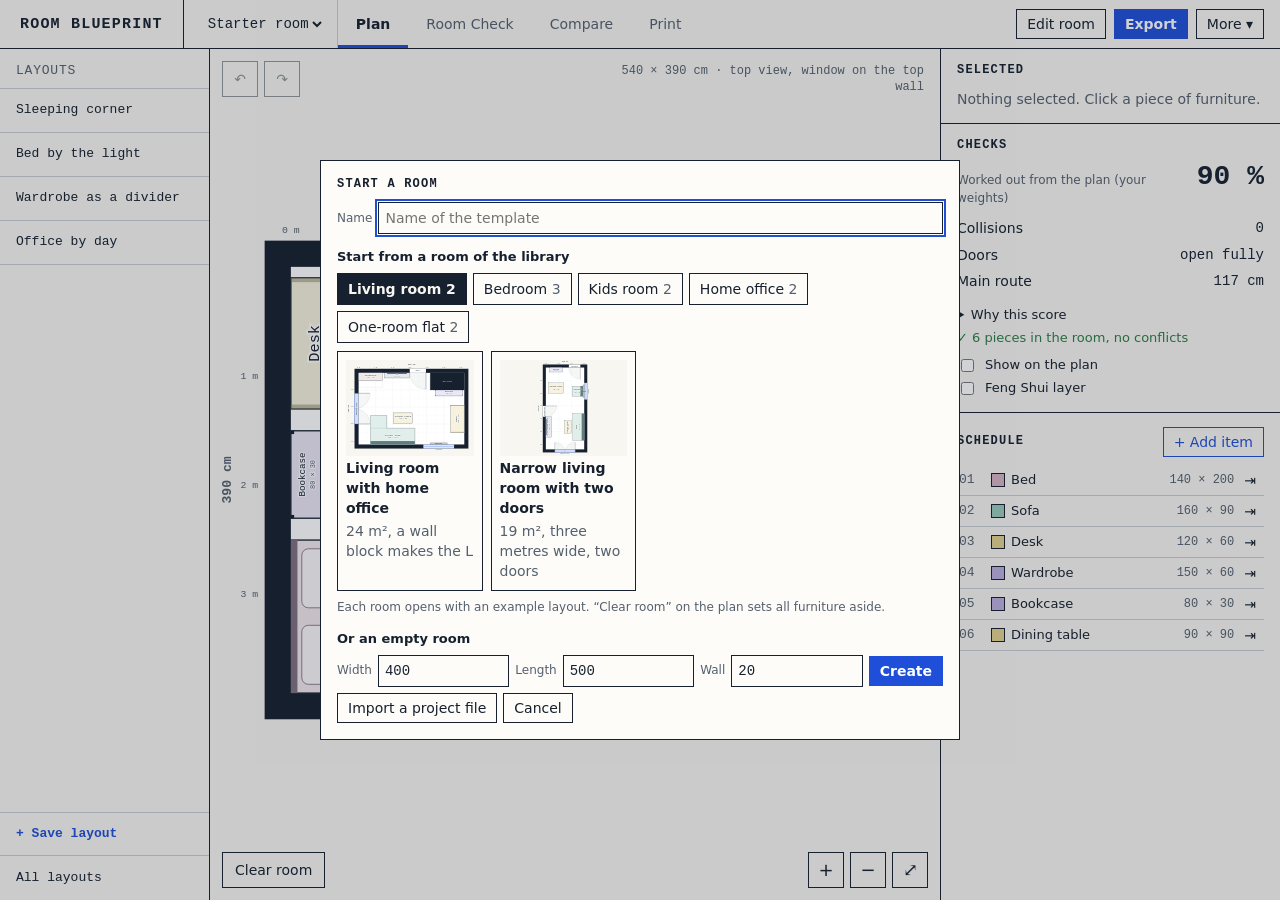
<file: index.html>
<!doctype html>
<html lang="en">
<head>
<meta charset="utf-8">
<meta name="viewport" content="width=device-width, initial-scale=1, interactive-widget=resizes-visual">
<title>Room Blueprint</title>
<link rel="icon" href="favicon.svg" type="image/svg+xml">
<link rel="stylesheet" href="css/app.css">
<link rel="stylesheet" href="css/planner.css"></head>
<body>
<header class="topbar">
  <h1 class="brand">Room Blueprint</h1>
  <div class="top-project"><select id="projectSelect" aria-label="Project"></select></div>
  <nav class="tabs" aria-label="Views"><a href="index.html" class="active" aria-current="page">Plan</a><a href="room-check.html">Room Check</a><a href="compare.html">Compare</a><a href="compare.html?print">Print</a></nav>
  <div class="top-actions">
    <button id="editRoom" aria-pressed="false">Edit room</button>
    <button class="primary" id="exportJson">Export</button>
    <details class="menu" id="moreMenu">
      <summary>More ▾</summary>
      <div class="menu-list">
        <a class="phone-only" href="room-check.html">Room Check of all layouts</a>
        <a class="phone-only" href="compare.html">Compare</a>
        <a class="phone-only" href="compare.html?print">Print view</a>
        <button id="newProject">New project</button>
        <button id="renameProject">Rename project</button>
        <button id="importJson">Import project</button>
        <button id="restoreLocal" hidden>Restore local project</button>
        <button id="exportPng">Save PNG</button>
        <button id="printPlanBtn">Print plan / PDF</button>
        <button id="openHelp">How to use</button>
        <button class="danger" id="deleteProject">Delete project</button>
      </div>
    </details>
  </div>
</header>
<div id="appNotice" class="app-notice" role="alert" hidden></div>
<div id="damagedNotice" class="app-notice" role="alert" hidden></div>

<div id="app">
  <div id="layoutBar" class="plan-only" role="group" aria-label="Layouts">
    <span class="bar-title">Layouts</span>
    <div id="layoutChips"></div>
    <button id="newLayout">+ Save layout</button>
    <button id="allLayouts">All layouts</button>
  </div>
  <main>
    <div class="canvas">
      <svg id="plan" xmlns="http://www.w3.org/2000/svg" role="img" aria-label="Floor plan"></svg>
      <div class="canvas-tools">
        <button id="undoBtn" title="Undo (Ctrl+Z)" aria-label="Undo" disabled>↶</button>
        <button id="redoBtn" title="Redo (Ctrl+Y)" aria-label="Redo" disabled>↷</button>
      </div>
      <div class="canvas-foot plan-only">
        <button id="clearRoom" title="Move all furniture to the parking area, for a start from zero">Clear room</button>
      </div>
      <div id="roomInfo"></div>
      <div id="zoom">
        <button id="zoomIn" title="Zoom in" aria-label="Zoom in">+</button>
        <button id="zoomOut" title="Zoom out" aria-label="Zoom out">−</button>
        <button id="zoomFit" title="Fit to the screen" aria-label="Fit to the screen">⤢</button>
      </div>
    </div>
    <section id="selBar" aria-label="Selected" hidden>
      <div class="sb-head"><b id="sbName"></b><span class="mono" id="sbDim"></span></div>
      <div class="sb-btns">
        <button id="sbRotate">Rotate</button><button id="sbCopy">Copy</button><button id="sbSize">Size</button>
        <button class="danger" id="sbRemove">Remove</button>
      </div>
    </section>
  </main>

  <aside id="inspector" aria-label="Inspector">
    <section class="ins" id="roomPanel" hidden>
      <h2>Room</h2>
      <div class="row">
        <label for="roomW">Width</label><input type="number" id="roomW" min="50" max="5000">
        <label for="roomL">Length</label><input type="number" id="roomL" min="50" max="5000">
        <label for="roomWall">Wall</label><input type="number" id="roomWall" min="0" max="200">
      </div>
      <label class="row" id="mainEntrance" hidden><span>Main entrance</span>
        <select id="mainEntranceSelect" style="flex:1;min-width:0"></select></label>
      <div class="btns">
        <button data-add-opening="door">+ Door</button><button data-add-opening="balcony">+ Balcony door</button>
        <button data-add-opening="window">+ Window</button>
      </div>
      <div class="btns">
        <button data-add-fixture="radiator">+ Radiator</button><button data-add-fixture="niche">+ Niche</button>
        <button data-add-fixture="column">+ Column</button><button data-add-fixture="block">+ Wall block</button>
      </div>
      <div class="btns" role="group" aria-labelledby="cutCornerLabel">
        <span class="sub corner-label" id="cutCornerLabel">Cut a corner</span>
        <button data-add-corner="tl" aria-label="Top left" title="A wall block in the top left corner, for an L or a cut corner">↖</button>
        <button data-add-corner="tr" aria-label="Top right" title="A wall block in the top right corner, for an L or a cut corner">↗</button>
        <button data-add-corner="bl" aria-label="Bottom left" title="A wall block in the bottom left corner, for an L or a cut corner">↙</button>
        <button data-add-corner="br" aria-label="Bottom right" title="A wall block in the bottom right corner, for an L or a cut corner">↘</button>
        <button data-add-shape="U" title="A wall block in the middle of a wall">U shape</button>
      </div>
      <h3 id="roomPartsTitle">In the room</h3>
      <ul class="items" id="roomParts" aria-labelledby="roomPartsTitle"></ul>
      <h3>Selected</h3>
      <div id="roomSelPanel"></div>
      <p class="room-warn" id="roomProblems" hidden></p>
      <div class="help">Drag the round handles to move any wall or resize a fixture, doors and windows along the walls, fixtures anywhere.
        <kbd>Shift</kbd> = no snapping. Arrow keys = 1 cm (<kbd>Shift</kbd> 10 cm), <kbd>Del</kbd> = remove,
        <kbd>Esc</kbd> = deselect, then leave.</div>
    </section>

    <section class="ins plan-only" id="selSection">
      <h2>Selected</h2>
      <div id="selPanel"></div>
    </section>

    <section class="ins" id="checks">
      <h2>Checks</h2>
      <div id="roomNotice" role="status" hidden></div>
      <div id="roomCheck"></div>
      <div id="status" role="status"></div>
      <label class="switch" title="Zones, daylight, ways and the view of the doors"><input type="checkbox" id="overlayToggle"> Show on the plan</label>
      <label class="switch" title="Chi, yin and yang, commanding position"><input type="checkbox" id="fengToggle"> Feng Shui layer</label>
    </section>

    <section class="ins plan-only" id="schedule">
      <div class="ins-head"><h2>Schedule</h2><button id="openCatalog">+ Add item</button></div>
      <ul class="items" id="itemList"></ul>
    </section>
  </aside>
</div>

<nav id="bottomNav" aria-label="Planner">
  <button id="navPlan" aria-current="true">Plan</button>
  <button id="navAdd">Add</button>
  <button id="navLayouts">Layouts</button>
  <button id="navCheck" aria-expanded="false" aria-controls="inspector">Check</button>
</nav>

<input type="file" id="importFile" accept=".json,application/json" hidden>

<dialog id="layoutsDialog" aria-labelledby="layoutsTitle">
  <h2 id="layoutsTitle">Layouts</h2>
  <div class="row">
    <input type="text" id="layoutName" placeholder="Layout name" aria-label="Layout name" maxlength="200">
    <button class="primary" id="saveLayout">Save</button>
  </div>
  <ul class="variants" id="layoutList"></ul>
  <div class="help" id="layoutIdea"></div>
  <div class="btns"><a href="room-check.html" class="sub dialog-link">Room Check of all layouts →</a></div>
  <div class="btns"><button id="layoutsClose">Close</button></div>
</dialog>

<dialog id="helpDialog" aria-labelledby="helpTitle">
  <h2 id="helpTitle">How to use</h2>
  <div class="help">
    Drag furniture · double click or <kbd>R</kbd> = turn 90° · <kbd>Q</kbd>/<kbd>E</kbd> = ±15° ·
    drag the round handle = turn freely · arrow keys = 1 cm (<kbd>Shift</kbd> 10 cm) ·
    <kbd>Shift</kbd> while dragging = no snapping · <kbd>Ctrl</kbd>+click = group with the selected piece ·
    <kbd>D</kbd> = duplicate · <kbd>Del</kbd> = set aside · <kbd>Ctrl</kbd>+<kbd>Z</kbd>/<kbd>Y</kbd> = undo/redo ·
    <kbd>Esc</kbd> = deselect · drag the background = pan, mouse wheel = zoom.
    Every key has a button in the Selected panel, and the Schedule selects a piece without the mouse.
  </div>
  <p class="help" style="margin-top:8px">Furniture set aside waits in the parking area next to the room and is not checked.
    A cross and a solid red frame = runs into something, an exclamation mark and a dashed orange frame = blocks a door.</p>
  <div class="btns"><button id="helpClose">Close</button></div>
</dialog>

<dialog id="startDialog" aria-labelledby="startTitle">
  <h2 id="startTitle">Start a room</h2>
  <div class="row"><label for="startName">Name</label>
    <input type="text" id="startName" maxlength="200" placeholder="Name of the template"></div>
  <h3 id="startLibraryTitle">Start from a room of the library</h3>
  <div id="startGroups" role="group" aria-labelledby="startLibraryTitle"></div>
  <div id="startTemplates"></div>
  <p class="sub start-note">Each room opens with an example layout. “Clear room” on the plan sets all furniture aside.</p>
  <h3>Or an empty room</h3>
  <div class="row">
    <label for="startW">Width</label><input type="number" id="startW" value="400" min="50" max="5000">
    <label for="startL">Length</label><input type="number" id="startL" value="500" min="50" max="5000">
    <label for="startWall">Wall</label><input type="number" id="startWall" value="20" min="0" max="200">
    <button type="button" class="primary" id="startEmpty">Create</button>
  </div>
  <p class="room-warn" id="startError" role="alert"></p>
  <div class="btns">
    <button type="button" id="startImport">Import a project file</button>
    <button type="button" id="startCancel">Cancel</button>
  </div>
</dialog>

<dialog id="catalogDialog" aria-labelledby="catalogTitle">
  <h2 id="catalogTitle">Add furniture</h2>
  <div class="row"><input type="search" id="catalogSearch" placeholder="Search: sofa, couch 200, 200x90 …" aria-label="Search the catalog by name or size"></div>
  <div id="catalogList"></div>
  <details id="customBox">
    <summary>Your own piece</summary>
    <p class="sub" id="customFrom">Name, size, shape and type. ✎ next to a piece starts from it.</p>
    <div class="row"><input type="text" id="newName" placeholder="Name" aria-label="Name" maxlength="200" style="flex:1;min-width:0"></div>
    <div class="row">
      <label for="newW">W</label><input type="number" id="newW" min="1" max="2000" style="width:70px">
      <label for="newD">D</label><input type="number" id="newD" min="1" max="2000" style="width:70px">
      <label for="newH">H</label><input type="number" id="newH" min="1" max="5000" style="width:70px" title="Optional">
      <span class="sub">cm</span>
    </div>
    <div class="row">
      <span class="pair"><label for="newKind">Type</label><select id="newKind"></select></span>
      <span class="pair"><label for="newShape">Shape</label><select id="newShape"></select></span>
    </div>
    <p class="sub" id="newKindHint"></p>
    <p class="room-warn" id="newError" role="alert"></p>
    <div class="btns">
      <label class="check"><input type="checkbox" id="newKeep">Also keep as a template</label>
      <button id="customReset">Start empty</button>
      <button class="primary" id="addItem">Add</button>
    </div>
  </details>
  <div class="btns"><button id="catalogClose">Close</button></div>
</dialog>

<dialog id="moveDialog" aria-labelledby="moveText">
  <form method="dialog">
    <p id="moveText"></p>
    <div class="row"><select id="moveTarget" aria-label="Project" style="flex:1;min-width:0"></select></div>
    <div class="btns"><button value="cancel">Cancel</button><button class="primary" value="move">Move</button></div>
  </form>
</dialog>

<section id="printSheet">
  <svg id="printPlan" xmlns="http://www.w3.org/2000/svg"></svg>
  <div class="print-foot">
    <table id="printList"></table>
    <div class="title-block">
      <div class="tname" id="printName"></div>
      <div class="tmeta"><span id="printRoom"></span><span>Sizes in cm</span></div>
      <div class="tmeta"><span id="printScaleText"></span><span id="printDate"></span></div>
      <div><svg id="printScale" xmlns="http://www.w3.org/2000/svg"></svg></div>
    </div>
  </div>
  <p id="printCheck"></p>
</section>

<script src="demo/rooms.js"></script>
<script src="js/platform.js"></script>
<script src="js/geometry.js"></script>
<script src="js/analyze.js"></script>
<script src="js/project.js"></script>
<script src="js/recommend.js"></script>
<script src="js/workspace.js"></script>
<script src="js/render.js"></script>
<script src="js/dialogs.js"></script>
<script src="js/print.js"></script>
<script src="js/room-edit.js"></script>
<script src="js/room-editor.js"></script>
<script src="js/catalog.js"></script>
<script src="js/item-edit.js"></script>
<script src="js/furniture-panel.js"></script>
<script src="js/start.js"></script>
<script src="js/app.js"></script>
</body>
</html>
</file>
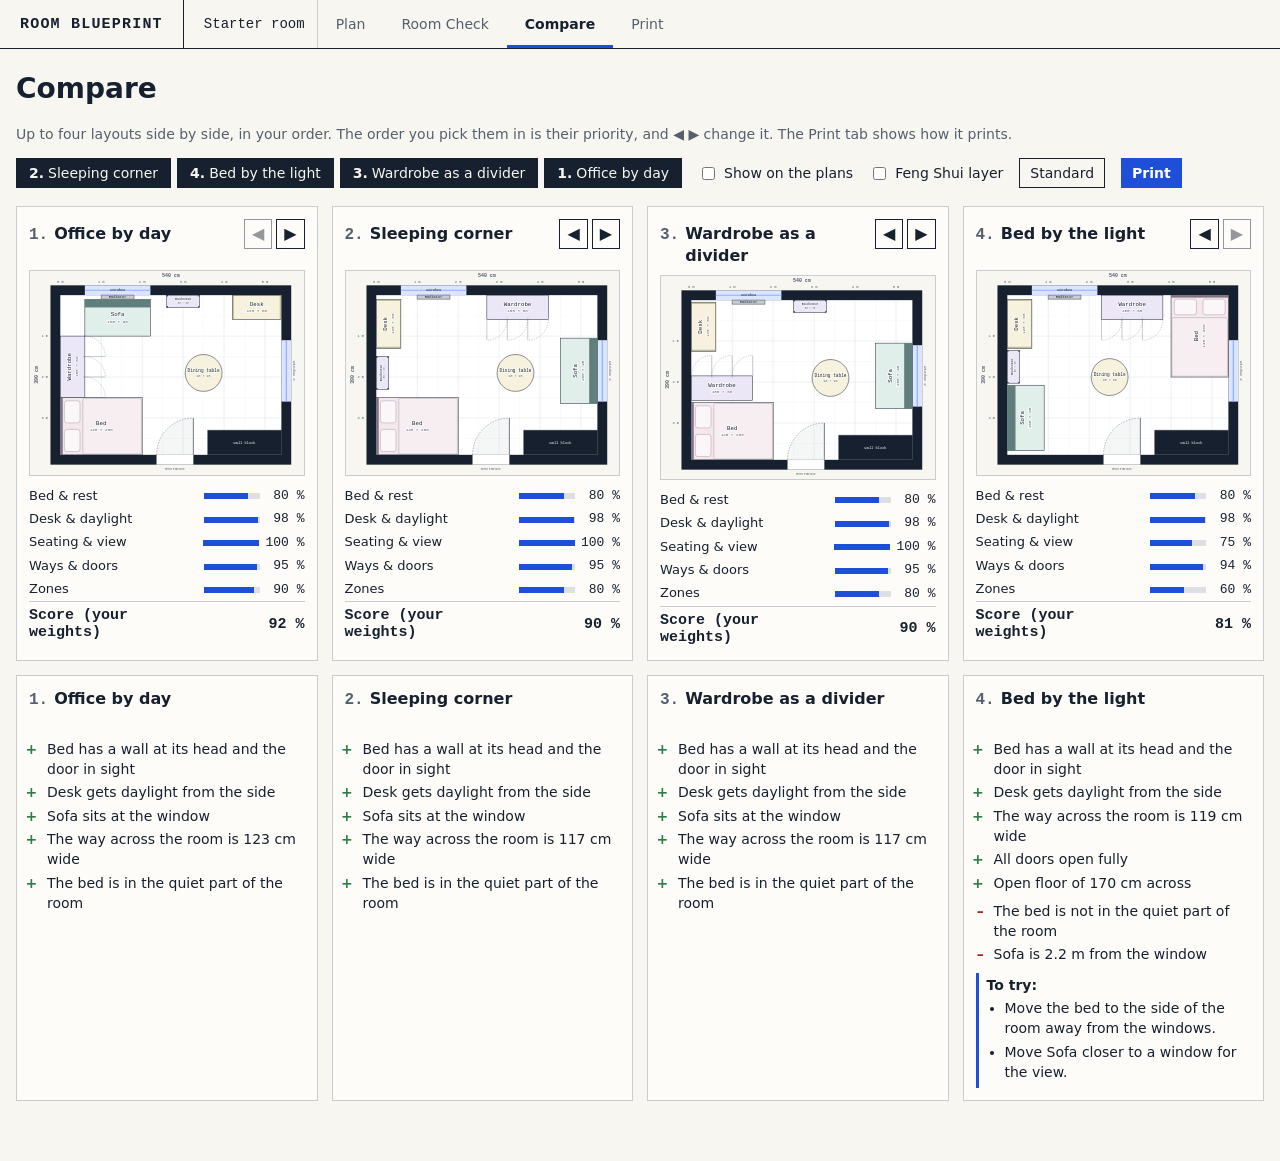
<file: compare.html>
<!doctype html>
<html lang="en">
<head>
<meta charset="utf-8">
<meta name="viewport" content="width=device-width, initial-scale=1">
<title>Compare · Room Blueprint</title>
<link rel="icon" href="favicon.svg" type="image/svg+xml">
<link rel="stylesheet" href="css/app.css">
<link rel="stylesheet" href="css/compare.css">
</head>
<body>
<header class="topbar">
  <a class="brand" href="index.html">Room Blueprint</a>
  <div class="top-project" id="topProject"><span id="projectName"></span></div>
  <nav class="tabs" aria-label="Views"><a href="index.html">Plan</a><a href="room-check.html">Room Check</a><a href="compare.html" id="tabCmp">Compare</a><a href="compare.html?print" id="tabPaper">Print</a></nav>
</header>
<main class="wrap">
  <h1 id="title">Compare</h1>
  <p class="sub intro-cmp">Up to four layouts side by side, in your order. The order you pick them in is their priority, and
    ◀ ▶ change it. The Print tab shows how it prints.</p>
  <p class="sub intro-paper">This is how it prints: A4 landscape, first the plans with their scores, then pros and cons with
    room for notes. Long texts run on to further pages, so nothing is cut. Pick the layouts and their order here or in the Compare tab.</p>
  <div class="controls">
    <div class="chips" id="chips"></div>
    <label style="cursor:pointer"><input type="checkbox" id="overlayToggle"> Show on the plans</label>
    <label style="cursor:pointer"><input type="checkbox" id="fengToggle"> Feng Shui layer</label>
    <button id="reset">Standard</button>
    <button class="primary" id="print">Print</button>
  </div>
  <section class="sheet">
    <div class="print-head"><b>Room: layouts compared</b><span class="date"></span></div>
    <div class="grid" id="plans"></div>
  </section>
  <section class="sheet">
    <div class="print-head"><b>Pros and cons</b><span class="date"></span></div>
    <div class="grid" id="texts"></div>
  </section>
</main>

<script src="demo/rooms.js"></script>
<script src="js/platform.js"></script>
<script src="js/geometry.js"></script>
<script src="js/analyze.js"></script>
<script src="js/project.js"></script>
<script src="js/recommend.js"></script>
<script src="js/workspace.js"></script>
<script src="js/render.js"></script>
<script src="js/compare-page.js"></script>
</body>
</html>
</file>
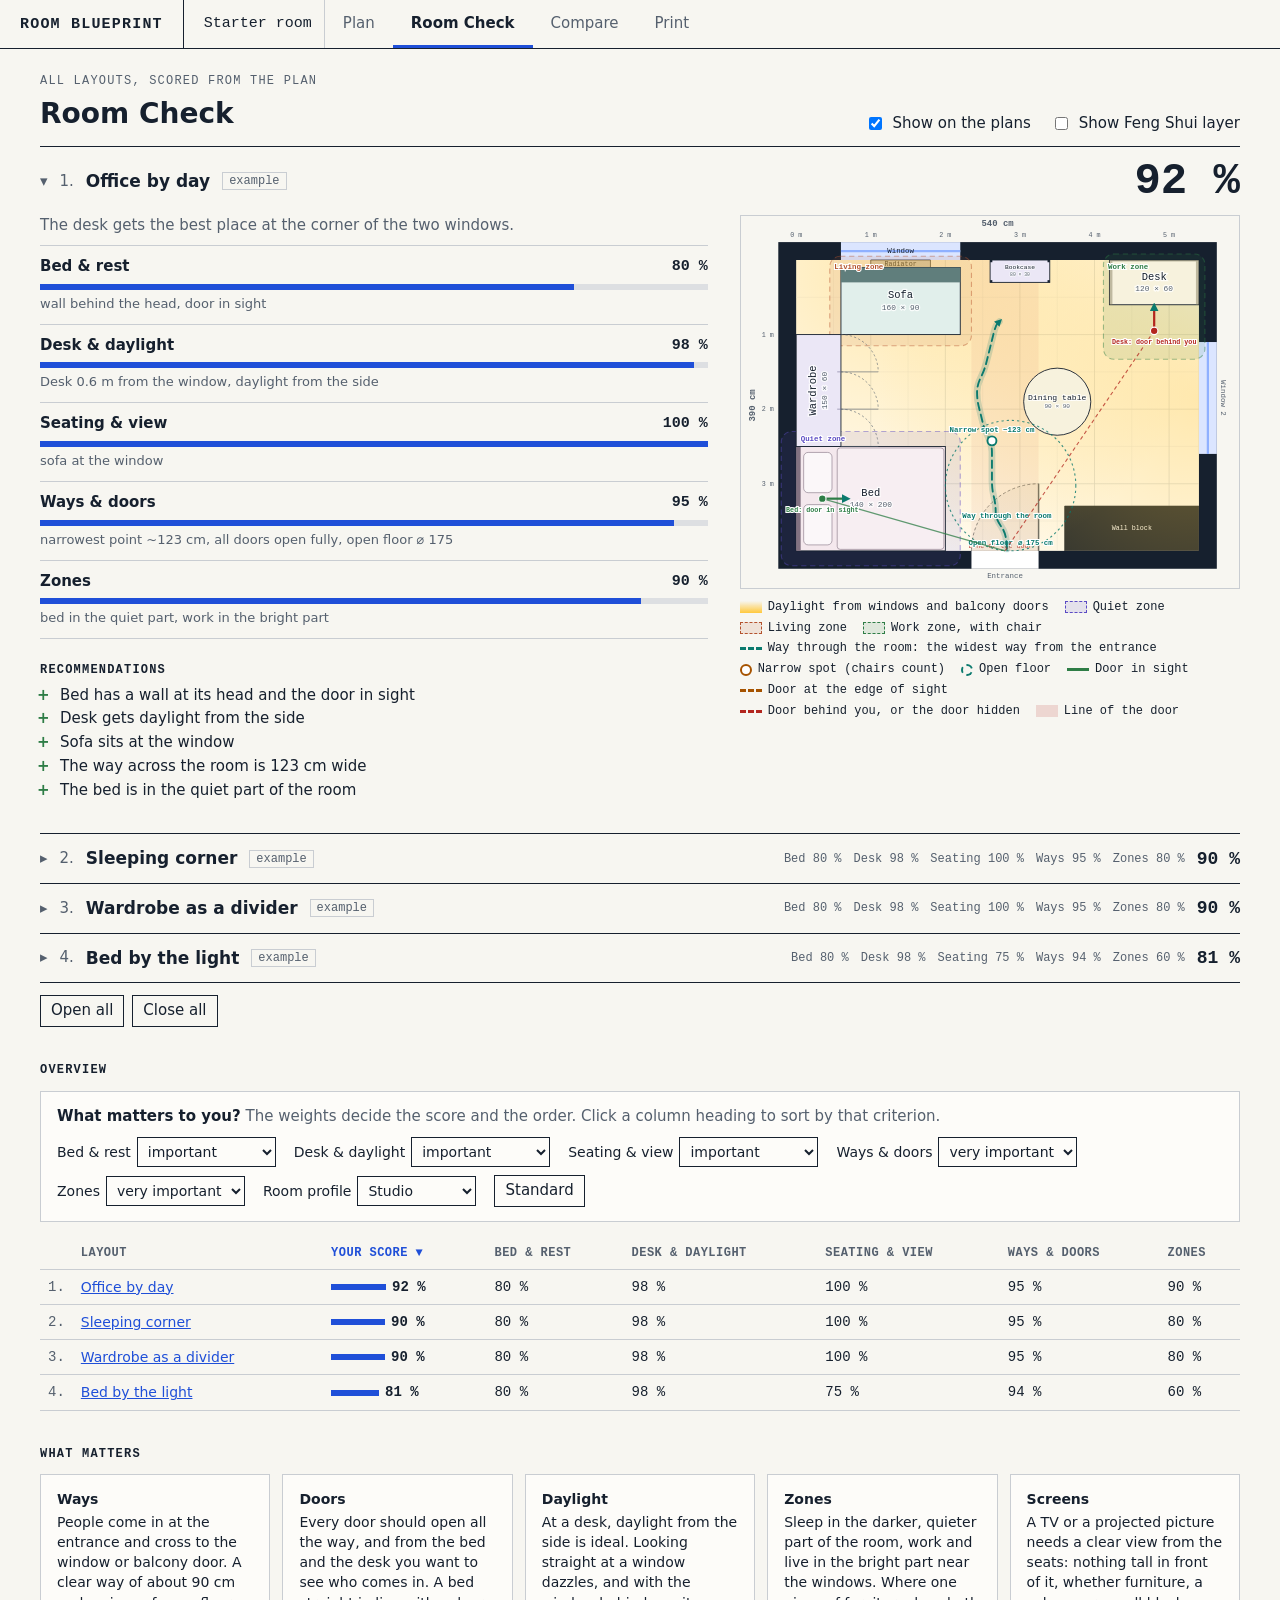
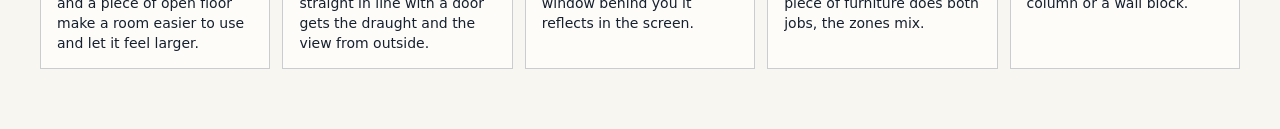
<file: room-check.html>
<!doctype html>
<html lang="en">
<head>
<meta charset="utf-8">
<meta name="viewport" content="width=device-width, initial-scale=1">
<title>Room Check · Room Blueprint</title>
<link rel="icon" href="favicon.svg" type="image/svg+xml">
<link rel="stylesheet" href="css/app.css">
<link rel="stylesheet" href="css/analysis.css">
</head>
<body>
<header class="topbar">
  <a class="brand" href="index.html">Room Blueprint</a>
  <div class="top-project" id="topProject"><span id="projectName"></span></div>
  <nav class="tabs" aria-label="Views"><a href="index.html">Plan</a><a href="room-check.html" class="active" aria-current="page">Room Check</a><a href="compare.html">Compare</a><a href="compare.html?print">Print</a></nav>
</header>
<div id="appNotice" class="app-notice" role="alert" hidden></div>
<main class="wrap">
  <div class="page-head">
    <div>
      <div class="kicker">All layouts, scored from the plan</div>
      <h1>Room Check</h1>
    </div>
    <div class="switches">
      <label><input type="checkbox" id="overlayToggle" checked> Show on the plans</label>
      <label><input type="checkbox" id="fengToggle"> Show Feng Shui layer</label>
    </div>
  </div>
  <div id="cards"></div>
  <div class="btns-row"><button id="openAll">Open all</button><button id="closeAll">Close all</button></div>

  <h2>Overview</h2>
  <div class="panel weights">
    <b>What matters to you?</b> <span class="sub">The weights decide the score and the order.
      Click a column heading to sort by that criterion.</span>
    <div class="wgrid" id="weights"></div>
  </div>
  <div class="scroll"><table id="summary"></table></div>

  <h2>What matters</h2>
  <div class="principles">
    <div class="panel"><b>Ways</b>People come in at the entrance and cross to the window or balcony door. A clear way of
      about 90 cm and a piece of open floor make a room easier to use and let it feel larger.</div>
    <div class="panel"><b>Doors</b>Every door should open all the way, and from the bed and the desk you want to see who
      comes in. A bed straight in line with a door gets the draught and the view from outside.</div>
    <div class="panel"><b>Daylight</b>At a desk, daylight from the side is ideal. Looking straight at a window dazzles,
      and with the window behind you it reflects in the screen.</div>
    <div class="panel"><b>Zones</b>Sleep in the darker, quieter part of the room, work and live in the bright part near the
      windows. Where one piece of furniture does both jobs, the zones mix.</div>
    <div class="panel"><b>Screens</b>A TV or a projected picture needs a clear view from the seats: nothing tall in front of
      it, whether furniture, a column or a wall block.</div>
  </div>
  <div class="feng-only">
    <h2>Feng Shui</h2>
    <p class="sub">An optional way of reading the same plan. It adds its own terms and never changes a score.</p>
    <div class="principles">
      <div class="panel"><b>Commanding position</b>Bed and desk stand with a solid wall behind them and the door in sight,
        but not straight in its line. Seeing the door is said to help you rest and concentrate.</div>
      <div class="panel"><b>Chi</b>Energy enters at the door and moves through the room. A free, gently curving way and an
        open centre let it spread, while a straight line from the door rushes at whatever stands there.</div>
      <div class="panel"><b>Yin and yang</b>The quiet, darker part of the room is yin and suits rest. The bright, active part
        is yang and suits work and living. A place that does both mixes them.</div>
    </div>
  </div>

</main>

<script src="demo/rooms.js"></script>
<script src="js/platform.js"></script>
<script src="js/geometry.js"></script>
<script src="js/analyze.js"></script>
<script src="js/project.js"></script>
<script src="js/recommend.js"></script>
<script src="js/workspace.js"></script>
<script src="js/render.js"></script>
<script src="js/analysis-page.js"></script>
</body>
</html>
</file>
<file: css/app.css>
/* Shared by all pages: the Blueprint tokens, reset, top bar, controls, percentage bars, tip box. */
/* The plan is drawn with the --plan tokens, so it follows the theme. Paper is always light, whatever the screen shows. */
:root, .paper .sheet {
  color-scheme: light;
  --font-sans: "IBM Plex Sans", system-ui, -apple-system, "Segoe UI", Roboto, sans-serif;
  --font-mono: "IBM Plex Mono", ui-monospace, SFMono-Regular, Menlo, Consolas, "Liberation Mono", monospace;
  --bg: #f7f6f1; --panel: #fdfcf9; --text: #16202e; --muted: #55606e; --line: #c9cdd2; --track: #dddfe2;
  --accent: #1f4fd8; --on-accent: #ffffff; --accent-soft: #e4ebfb;
  --red: #b3261e; --orange: #a65300; --ok: #2e7d46; --good: #2e7d46; --bad: #b3261e;
  --input: transparent; --shadow: #16202e33;
  --zone-rest: #5b4bc4; --zone-live: #b4532e; --zone-work: #2e7d46;
  --plan-bg: #f7f6f1; --plan-floor: #ffffff; --plan-grid: #e7e9ec; --plan-grid-major: #d5d9de;
  --plan-wall: #16202e; --plan-on-wall: #ffffff; --plan-fixture: #c9cdd2; --plan-door: #55606e;
  --plan-glass: #8fb0ff; --plan-glass-soft: #dbe5ff; --plan-on-glass: #16202e;
  --plan-ink: #16202e; --plan-muted: #55606e; --plan-item: #ffffff; --plan-line: #16202e; --plan-halo: #ffffff;
  --plan-accent: #1f4fd8; --plan-bad: #b3261e; --plan-warn: #a65300; --plan-flow: #0b7a6e; --plan-sun: #ffc83c;
  --plan-image: #6a3fc8; --plan-device: #2b3440; --plan-lens: #8fb0ff;
  --plan-zone-rest: #5b4bc4; --plan-zone-live: #b4532e; --plan-zone-work: #2e7d46;
}
@media screen and (prefers-color-scheme: dark) {
  :root {
    color-scheme: dark;
    --bg: #0f1a2e; --panel: #13223b; --text: #e6ecf5; --muted: #a3b1c6; --line: #31415e; --track: #31415e;
    --accent: #8fb0ff; --on-accent: #0f1a2e; --accent-soft: #1d3157;
    --red: #ff9c8f; --orange: #f2b05e; --ok: #7fd49b; --good: #7fd49b; --bad: #ff9c8f;
    --shadow: #00000080;
    --zone-rest: #b1a7f5; --zone-live: #f0a27f; --zone-work: #7fd49b;
    --plan-bg: #0f1a2e; --plan-floor: #13223b; --plan-grid: #22334f; --plan-grid-major: #2d4263;
    --plan-wall: #e6ecf5; --plan-on-wall: #0f1a2e; --plan-fixture: #41557a; --plan-door: #a3b1c6;
    --plan-glass: #8fb0ff; --plan-glass-soft: #2a4372; --plan-on-glass: #e6ecf5;
    --plan-ink: #e6ecf5; --plan-muted: #a3b1c6; --plan-item: #13223b; --plan-line: #e6ecf5; --plan-halo: #13223b;
    --plan-accent: #8fb0ff; --plan-bad: #ff9c8f; --plan-warn: #f2b05e; --plan-flow: #6fd8c7; --plan-sun: #8f7a35;
    --plan-image: #b9a5ff; --plan-device: #a3b1c6; --plan-lens: #13223b;
    --plan-zone-rest: #b1a7f5; --plan-zone-live: #f0a27f; --plan-zone-work: #7fd49b;
  }
}
* { box-sizing: border-box; }
html, body { margin: 0; }
body { background: var(--bg); color: var(--text); font: 14px/1.45 var(--font-sans); }
a { color: var(--accent); }
h1, h2, h3 { font-weight: 600; }
.sub { color: var(--muted); }
.mono { font-family: var(--font-mono); }
.kicker { font: 12px/1.4 var(--font-mono); letter-spacing: .1em; color: var(--muted); text-transform: uppercase; }

/* Top bar */
.topbar { display: flex; flex-wrap: wrap; align-items: stretch; flex: none; border-bottom: 1.5px solid var(--text); background: var(--bg); }
.brand { display: flex; align-items: center; margin: 0; padding: 0 20px; min-height: 48px; border-right: 1.5px solid var(--text); color: inherit;
  font: 600 15px/1 var(--font-mono); letter-spacing: .08em; text-transform: uppercase; text-decoration: none; white-space: nowrap; }
.top-project { display: flex; align-items: center; padding: 0 12px 0 20px; border-right: 1px solid var(--line);
  font-family: var(--font-mono); min-width: 0; max-width: 34ch; }
.top-project span, .top-project select { overflow: hidden; text-overflow: ellipsis; white-space: nowrap; }
.top-project select { width: 100%; border: 0; background: transparent; font: inherit; color: inherit; padding: 6px 0; cursor: pointer; }
.top-project select option { background: var(--panel); color: var(--text); }
.tabs { display: flex; flex: 1; min-width: 0; overflow-x: auto; }
.tabs a { display: flex; align-items: center; padding: 0 18px; min-height: 48px; color: var(--muted); text-decoration: none; white-space: nowrap; }
.tabs a:hover { color: var(--text); }
.tabs a.active { color: var(--text); font-weight: 600; box-shadow: inset 0 -3px 0 var(--accent); }
.top-actions { display: flex; gap: 8px; align-items: center; padding: 6px 16px; }

/* Controls */
button, select { font: inherit; color: var(--text); }
button { background: transparent; border: 1px solid var(--text); border-radius: 0; padding: 4px 10px; min-height: 30px; cursor: pointer; }
button:hover:not(:disabled) { color: var(--accent); border-color: var(--accent); }
button:disabled { opacity: .45; cursor: default; }
button.primary { background: var(--accent); border-color: var(--accent); color: var(--on-accent); font-weight: 600; }
button.primary:hover:not(:disabled) { color: var(--on-accent); filter: brightness(1.1); }
button.danger { color: var(--red); border-color: var(--red); }
button.danger:hover:not(:disabled) { color: var(--red); border-color: var(--red); background: color-mix(in srgb, var(--red) 10%, transparent); }
input[type=text], input[type=number], input[type=search], select { font: inherit; color: var(--text); background: var(--input);
  border: 1px solid var(--text); border-radius: 0; padding: 5px 6px; min-width: 0; }
input[type=text], input[type=number], input[type=search] { width: 100%; }
input[type=number] { font-family: var(--font-mono); }
select option { background: var(--panel); color: var(--text); }
:focus-visible { outline: 2px solid var(--accent); outline-offset: 1px; }
.visually-hidden { position: absolute; width: 1px; height: 1px; overflow: hidden; clip-path: inset(50%); white-space: nowrap; }

/* Touch: everything that can be pressed is at least 44 px */
@media (pointer: coarse), (max-width: 760px) {
  button, select, summary, .tabs a, input[type=text], input[type=number], input[type=search] { min-height: 44px; }
  button { min-width: 44px; }
  input[type=checkbox] { width: 24px; height: 24px; }
  input[type=color] { min-height: 44px; min-width: 44px; }
  label:has(> input[type=checkbox]) { min-height: 44px; }
}

/* Percentage bars: one per criterion with its reason (barsHtml), or short in a table cell (pctBar) */
.pct-bar { display: inline-flex; align-items: center; justify-content: flex-end; gap: 6px; font-family: var(--font-mono); white-space: nowrap; }
.pct-bar .bar-track { width: 56px; margin: 0; }
/* Room for “100 %”, so that the bars of a column line up */
.pct-bar .n { min-width: 5ch; text-align: right; }
.pct-bar.na { color: var(--muted); }
.bar-row { padding: 10px 0; border-bottom: 1px solid var(--line); }
.bar-head { display: flex; justify-content: space-between; gap: 12px; font-weight: 600; }
.bar-head .pct { font-family: var(--font-mono); white-space: nowrap; }
.bar-track { height: 6px; margin: 6px 0 5px; background: var(--track); }
.bar-track i { display: block; height: 100%; background: var(--accent); }
.bar-why { color: var(--muted); font-size: 13px; }

.tip { border-left: 3px solid var(--accent); margin-top: 8px; }
/* What belongs to the Feng Shui layer is there only while that switch is on */
html:not(.feng) .feng-only { display: none; }
.feng-read { margin-top: 8px; padding: 2px 8px; border-left: 3px solid var(--zone-rest); font-size: 13px; }
.feng-read ul { margin: 2px 0 4px; padding-left: 16px; }
.feng-read li { margin: 2px 0; }
.feng-read li.good::marker { content: "+  "; color: var(--good); font-weight: 700; }
.feng-read li.bad::marker { content: "–  "; color: var(--bad); font-weight: 700; }
/* Read-only plans on the analysis and compare pages */
svg.plan, svg.plan * { cursor: default; user-select: none; }
svg.plan { background: var(--plan-bg); }

/* Problems with saving or sharing */
.app-notice { padding: 8px 16px; font-size: 13px; line-height: 1.4; color: var(--orange); border-bottom: 1.5px solid var(--orange); }
.app-notice[hidden] { display: none; }
.app-notice p, .app-notice ul { margin: 0; padding: 0; list-style: none; }
.app-notice li { display: flex; flex-wrap: wrap; align-items: center; gap: 8px; margin-top: 6px; overflow-wrap: anywhere; }
@media print { .app-notice { display: none; } }
</file>
<file: css/planner.css>
/* Planner page (index.html) */
html, body { height: 100%; overflow: hidden; }
body { display: flex; flex-direction: column; }
#app { display: flex; flex: 1; min-height: 0; }

/* Canvas and the bars below it */
main { flex: 1; display: flex; flex-direction: column; min-width: 0; }
.canvas { flex: 1; position: relative; min-height: 0; background: var(--plan-bg); }
#plan { position: absolute; inset: 0; width: 100%; height: 100%; display: block; touch-action: none; cursor: grab; user-select: none; }
#plan.dragging { cursor: grabbing; }
.canvas-tools { position: absolute; left: 12px; top: 12px; display: flex; gap: 6px; align-items: center; }
.canvas-tools button, #zoom button { background: var(--bg); min-width: 36px; min-height: 36px; padding: 0 8px; }
#roomInfo { position: absolute; right: 12px; top: 14px; max-width: 45%; padding: 1px 4px; background: var(--plan-bg); text-align: right; font: 12px/1.3 var(--font-mono); color: var(--muted); pointer-events: none; }
#zoom { position: absolute; right: 12px; bottom: 12px; display: flex; gap: 6px; }
.canvas-foot { position: absolute; left: 12px; bottom: 12px; display: flex; gap: 6px; }
.canvas-foot button { background: var(--bg); min-height: 36px; padding: 0 12px; }
#zoom button { font-size: 18px; padding: 0; }

/* Layouts: a column left of the plan */
#layoutBar { display: flex; flex-direction: column; flex: none; width: 210px; border-right: 1.5px solid var(--text); font: 13px/1.3 var(--font-mono); min-height: 0; }
#layoutBar .bar-title { padding: 14px 16px 8px; color: var(--muted); text-transform: uppercase; letter-spacing: .06em; border-bottom: 1px solid var(--line); }
#layoutChips { display: flex; flex-direction: column; flex: 1; min-height: 0; overflow-y: auto; }
#layoutBar button { border: 0; border-bottom: 1px solid var(--line); border-radius: 0; padding: 10px 16px; min-height: 44px; text-align: left;
  white-space: normal; overflow-wrap: anywhere; display: -webkit-box; -webkit-line-clamp: 3; -webkit-box-orient: vertical; overflow: hidden; flex: none; }
#layoutChips button[aria-pressed=true] { background: var(--text); color: var(--bg); font-weight: 600; }
#layoutChips .empty { padding: 10px 16px; color: var(--muted); }
#layoutBar #newLayout { color: var(--accent); font-weight: 600; border-top: 1px solid var(--line); }
#layoutBar #allLayouts { border-bottom: 0; }
@media (max-width: 1120px) { #layoutBar { width: 170px; } #layoutBar button, #layoutBar .bar-title { padding-left: 12px; padding-right: 12px; } }

/* Only on a phone */
#selBar, #bottomNav { display: none; }
.phone-only { display: none !important; }

/* Inspector */
aside { width: 340px; flex: none; overflow-y: auto; border-left: 1.5px solid var(--text); }
.ins { padding: 14px 16px; border-bottom: 1.5px solid var(--text); }
.ins:last-child { border-bottom: 0; }
.ins-head { display: flex; justify-content: space-between; align-items: center; gap: 8px; margin-bottom: 8px; }
.ins-head h2 { margin: 0; }
.ins-head button { color: var(--accent); border-color: var(--accent); }
h2 { font: 600 12px/1.3 var(--font-mono); letter-spacing: .1em; text-transform: uppercase; margin: 0 0 10px; }
.help { font-size: 12px; color: var(--muted); }
.help kbd { font: 11px var(--font-mono); border: 1px solid var(--line); padding: 0 4px; }
.row { display: flex; gap: 6px; align-items: center; margin-bottom: 6px; }
.row > label { font-size: 12px; color: var(--muted); flex: none; }
.btns { display: flex; flex-wrap: wrap; gap: 6px; margin-top: 6px; }
#selPanel .row > label.check { display: flex; gap: 4px; align-items: center; }
#selPanel input[type=color] { width: 36px; height: 28px; padding: 0; border: 0; background: none; flex: none; }
#selPanel select, #roomPanel select, #moveTarget { flex: 1; }
#mainEntrance[hidden], #roomNotice[hidden], #roomProblems[hidden], #roomPanel[hidden], #selBar[hidden] { display: none; }
.nudge button { width: 36px; padding: 0; }
.more-opts { margin-top: 8px; }
.more-opts summary { cursor: pointer; font-size: 13px; padding: 2px 0; margin-bottom: 6px; }
.more-opts .row, .more-opts .sub { margin-top: 6px; }

/* Checks */
.total { display: flex; align-items: baseline; justify-content: space-between; gap: 8px; color: var(--muted); font-size: 12px; }
.total b { font: 600 28px/1 var(--font-mono); color: var(--text); white-space: nowrap; }
.facts { margin: 8px 0; }
.facts div { display: flex; justify-content: space-between; gap: 8px; padding: 3px 0; }
.facts span:last-child { font-family: var(--font-mono); text-align: right; }
.facts .warn { color: var(--orange); font-weight: 600; }
.crit-more summary { cursor: pointer; font-size: 13px; padding: 4px 0; }
.crit-more .bar-row { padding: 7px 0; }
.crit-more .bar-head { font-size: 13px; }
.crit-more .bar-why { font-size: 12px; }
.tips { color: var(--muted); font-size: 12px; margin: 8px 0 0; padding-left: 16px; }
#status { font-size: 13px; margin-bottom: 8px; }
#status.ok { color: var(--ok); }
#status ul { margin: 4px 0 0; padding-left: 18px; }
#status li.l2 { color: var(--red); list-style: "✕  "; }
#status li.l1 { color: var(--orange); list-style: "!  "; }
.switch { display: flex; align-items: center; gap: 8px; cursor: pointer; font-size: 13px; margin-top: 4px; }

/* Schedule */
.items { list-style: none; margin: 0; padding: 0; }
.items li { display: flex; align-items: stretch; border-bottom: 1px solid var(--line); }
.items .pick { flex: 1; min-width: 0; display: grid; grid-template-columns: 26px 14px minmax(0, 1fr) auto; gap: 6px; align-items: center; border: 0; padding: 5px 2px; text-align: left; font-size: 13px; }
.items li.sel .pick { background: var(--accent-soft); box-shadow: inset 3px 0 0 var(--accent); }
.items li.parked .nm { opacity: .65; }
.items li > button { border: 0; padding: 0 8px; }
.pos { font-family: var(--font-mono); color: var(--muted); }
.sw { width: 14px; height: 14px; flex: none; border: 1px solid var(--text); }
.nm { min-width: 0; overflow: hidden; text-overflow: ellipsis; white-space: nowrap; }
.dim { color: var(--muted); font: 12px var(--font-mono); white-space: nowrap; }
.flag2 { color: var(--red); font-weight: 700; } .flag1 { color: var(--orange); font-weight: 700; }

/* Layouts dialog */
.variants { list-style: none; margin: 10px 0 0; padding: 0; max-height: 45vh; overflow-y: auto; }
.variants li { display: flex; align-items: center; gap: 6px; padding: 4px 0; border-bottom: 1px solid var(--line); }
.variants li .nm { flex: 1; cursor: pointer; }
.variants li .nm:hover { color: var(--accent); }
.variants li.on .nm { font-weight: 600; }

/* Room editor */
#editRoom[aria-pressed=true] { background: var(--accent); border-color: var(--accent); color: var(--on-accent); }
#plan.editing g[data-id] { opacity: .45; pointer-events: none; }
body.editing-room .plan-only { display: none !important; }
.room-warn { color: var(--red); font-size: 12px; margin: 6px 0; }
.room-warn:empty { display: none; }
#roomNotice { color: var(--orange); font-size: 13px; padding: 4px 0; }
#roomNotice.good { color: var(--ok); }
#roomPanel .help { margin-top: 8px; }
#roomPanel .corner-label { align-self: center; margin-right: 2px; }
#roomPanel h3 { font: 600 12px/1.3 var(--font-mono); letter-spacing: .1em; text-transform: uppercase; margin: 14px 0 6px; }
#roomParts .pick { grid-template-columns: minmax(0, 1fr) auto; }

/* Menu */
.menu { position: relative; }
.menu summary { list-style: none; display: flex; align-items: center; min-height: 30px; padding: 4px 10px; border: 1px solid var(--text); cursor: pointer; white-space: nowrap; }
.menu summary::-webkit-details-marker { display: none; }
.menu-list { position: absolute; right: 0; top: calc(100% + 4px); z-index: 5; display: flex; flex-direction: column; min-width: 210px;
  max-height: calc(100dvh - var(--top-height, 96px) - 8px); overflow-y: auto;
  background: var(--panel); border: 1.5px solid var(--text); box-shadow: 0 6px 18px var(--shadow); }
.menu-list > * { flex: none; }
.menu-list button, .menu-list a { border: 0; border-bottom: 1px solid var(--line); padding: 9px 14px; text-align: left; color: var(--text); text-decoration: none; display: block; }
.menu-list > :last-child { border-bottom: 0; }
.menu-list button.danger { color: var(--red); }
.menu-list button[hidden] { display: none; }

/* Dialogs */
dialog { color: var(--text); background: var(--panel); border: 1.5px solid var(--text); max-width: min(640px, calc(100vw - 32px)); padding: 16px; }
dialog::backdrop { background: var(--shadow); }
dialog h2 { margin-top: 0; }
dialog h3 { font-size: 13px; margin: 14px 0 6px; }
dialog p { margin: 0 0 12px; white-space: pre-line; }
#askDialog { width: min(440px, calc(100vw - 32px)); }
#askDialog .btns { justify-content: flex-end; }
#startTemplates { display: grid; grid-template-columns: repeat(auto-fill, minmax(135px, 1fr)); gap: 8px; }
#startGroups { display: flex; flex-wrap: wrap; gap: 6px; margin-bottom: 8px; }
#startGroups button { padding: 4px 10px; min-height: 32px; }
#startGroups button[aria-pressed=true] { background: var(--text); color: var(--bg); font-weight: 600; }
#startGroups button[aria-pressed=true] .sub { color: inherit; }
#startDialog .start-note { margin: 8px 0 0; font-size: 12px; }
#catalogDialog, #layoutsDialog { width: min(640px, calc(100vw - 32px)); }
#catalogList { max-height: 55vh; overflow-y: auto; }
.cat-grid { display: grid; grid-template-columns: repeat(auto-fill, minmax(250px, 1fr)); gap: 6px; }
.cat-entry { display: flex; align-items: stretch; min-width: 0; }
.cat-entry .add { flex: 1; min-width: 0; display: flex; gap: 6px; align-items: center; text-align: left; padding: 6px 8px; }
.cat-entry .add .nm { flex: 1; font-size: 13px; }
.cat-entry .danger, .cat-entry .start { margin-left: 4px; }
.cat-entry .add .note { display: block; font-size: 11px; }
#customBox { margin-top: 12px; border-top: 1px solid var(--line); padding-top: 8px; }
#customBox summary { cursor: pointer; font-weight: 600; font-size: 13px; padding: 6px 0; }
#customBox .pair { display: flex; gap: 6px; align-items: center; flex: 1 1 200px; min-width: 0; }
#customBox .pair label { font-size: 12px; color: var(--muted); flex: none; }
#customBox .pair select { flex: 1; min-width: 0; }
#customBox .btns { align-items: center; }
#customBox .btns .check { display: flex; gap: 4px; align-items: center; margin-right: auto; font-size: 12px; }
.tpl { display: flex; flex-direction: column; gap: 2px; text-align: left; padding: 8px; }
.tpl svg { width: 100%; aspect-ratio: 4 / 3; pointer-events: none; }
.tpl[hidden] { display: none; }

/* Touch at any width, a tablet or a phone held sideways too: raises what is set smaller above. app.css has the general rule. */
@media (pointer: coarse), (max-width: 760px) {
  .menu summary { min-height: 44px; }
  .menu-list button, .menu-list a { min-height: 44px; }
  .canvas-tools button, #zoom button { min-width: 44px; min-height: 44px; }
  .canvas-foot button, #startGroups button { min-height: 44px; }
  .dialog-link { display: inline-flex; align-items: center; min-height: 44px; }
  .nudge button { width: 44px; }
  .items .pick { min-height: 44px; }
  .items li > button { min-width: 44px; }
}

/* Beside the longest project name the tabs need about 1110 px. Below that they would be cut off, so only the More menu
   has them. The other pages have no actions in the top bar, their tabs fit down to the phone layout. */
@media (max-width: 1120px) {
  .topbar .tabs { display: none; }
  .top-actions { margin-left: auto; }
  .menu-list .phone-only { display: block !important; }
}

/* Phone */
@media (max-width: 760px) {
  .topbar { flex-wrap: wrap; }
  .brand { flex: 1; min-height: 44px; padding: 0 12px; border-right: 0; font-size: 14px; }
  .top-project { flex: 1 1 40%; padding: 0 10px; border: 1px solid var(--text); margin: 4px 8px 4px 0; }
  .tabs { display: none; }
  .top-actions { flex: 1 1 100%; padding: 4px 8px; border-top: 1px solid var(--line); }
  .top-actions .menu { margin-left: auto; }
  .phone-only { display: block !important; }
  aside { display: none; position: fixed; left: 0; right: 0; top: var(--top-height, 96px); bottom: 53px; width: auto; z-index: 3; background: var(--bg); border-left: 0; }
  body.sheet-open aside { display: block; }
  #layoutBar { display: none; }
  #roomInfo { max-width: 55%; }
  #selBar { display: block; flex: none; border-top: 1.5px solid var(--text); padding: 10px 16px; }
  .sb-head { display: flex; align-items: baseline; justify-content: space-between; gap: 12px; }
  .sb-head b { font-size: 17px; min-width: 0; overflow: hidden; text-overflow: ellipsis; white-space: nowrap; }
  .sb-btns { display: grid; grid-template-columns: repeat(4, minmax(0, 1fr)); gap: 8px; margin-top: 8px; }
  .sb-btns button { padding: 0 2px; }
  #bottomNav { display: grid; grid-template-columns: repeat(4, minmax(0, 1fr)); flex: none; border-top: 1.5px solid var(--text); }
  #bottomNav button { min-height: 52px; border: 0; }
  #bottomNav button[aria-current=true] { background: var(--text); color: var(--bg); font-weight: 600; }
  dialog { padding: 12px; }
  .cat-grid { grid-template-columns: minmax(0, 1fr); }
  #catalogList { max-height: 45vh; }
  dialog .row { flex-wrap: wrap; }
  dialog .row input[type=number] { flex: 1 1 70px; width: auto !important; }
  .variants li { flex-wrap: wrap; }
}

/* Plan print: invisible on screen, the only sheet in print */
#printSheet { display: none; }
@page { size: A4 portrait; margin: 0; }
@media print {
  html, body { display: block; height: auto; overflow: visible; background: #fff; color: #000; }
  .topbar, #app, #bottomNav, dialog { display: none !important; }
  #printSheet { display: block; width: 210mm; padding: 9mm 10mm 7mm; background: #fff; color: #000;
    font: 8pt/1.3 "Liberation Sans", Arial, Helvetica, sans-serif;
    -webkit-box-decoration-break: clone; box-decoration-break: clone; }
  #printPlan { display: block; margin: 0 auto; }
  .print-foot { display: grid; grid-template-columns: 1fr 71mm; gap: 4mm; align-items: start; margin-top: 2mm; }
  #printList { width: 100%; border-collapse: collapse; font-size: 7.5pt; }
  #printList th, #printList td { border: 0.2mm solid #000; padding: 0.3mm 1mm; text-align: right;
    font-variant-numeric: tabular-nums; white-space: nowrap; }
  #printList th { font-weight: 700; }
  /* One line per row keeps footHeight() exact, so a very long name is cut here and on the plan. */
  #printList th:nth-child(2), #printList td:nth-child(2) { text-align: left; width: 100%; max-width: 0;
    overflow: hidden; text-overflow: ellipsis; }
  /* A list too long for the sheet gets a page of its own, with its head on every page */
  .long-list .title-block { grid-column: 2; }
  .long-list #printList { break-before: page; }
  #printList tr { break-inside: avoid; }
  .title-block { border: 0.4mm solid #000; }
  .title-block div { padding: 0.8mm 1.5mm; border-bottom: 0.2mm solid #000; }
  .title-block div:last-child { border-bottom: 0; }
  .title-block .tname { font-size: 11pt; font-weight: 700; line-height: 1.15; }
  .title-block .tmeta { display: flex; justify-content: space-between; gap: 2mm; }
  #printScale { display: block; }
  /* One line as well: warningLine() says how many it left out */
  #printCheck { margin: 1.5mm 0 0; font-size: 8pt; white-space: nowrap; overflow: hidden; text-overflow: ellipsis; }
}
</file>
<file: css/compare.css>
/* Compare page (compare.html) */
.wrap { max-width: 1500px; margin: 0 auto; padding: 20px 16px 60px; }
h1 { font-size: 28px; margin: 0 0 4px; }
.panel { background: var(--panel); border: 1px solid var(--line); padding: 14px 16px; }
.controls { display: flex; flex-wrap: wrap; gap: 10px 16px; align-items: center; margin: 14px 0 18px; }
.controls label { display: flex; align-items: center; gap: 6px; }
.chips { display: flex; flex-wrap: wrap; gap: 6px; }
.chip { padding: 4px 12px; }
.chip.on { background: var(--text); border-color: var(--text); color: var(--bg); }
.chip.on:hover:not(:disabled) { color: var(--bg); }
.chip b { margin-right: 4px; }
.grid { display: grid; grid-template-columns: repeat(var(--n, 4), minmax(0, 1fr)); gap: 14px; }
.col { background: var(--panel); border: 1px solid var(--line); padding: 12px; min-width: 0; }
/* room for two lines, so that the plans start at the same height */
.col h3 { font-size: 16px; line-height: 1.35; min-height: 2.7em; margin: 0; display: flex; gap: 6px; align-items: baseline; }
.prio { color: var(--muted); font-weight: 700; font-family: var(--font-mono); }
.move { margin-left: auto; display: flex; gap: 4px; }
.move button { padding: 0 7px; }
.plan { width: 100%; height: auto; max-height: 70vh; border: 1px solid var(--line); display: block; margin: 8px 0; }
table.score { width: 100%; border-collapse: collapse; font-size: 13px; }
table.score td { padding: 2px 0; }
table.score td:last-child { text-align: right; white-space: nowrap; }
table.score tr.total td { border-top: 1px solid var(--line); padding-top: 5px; font: 600 15px var(--font-mono); }
#texts { margin-top: 14px; }
/* On screen the table of texts is the same grid as the plans. In print it is a table, see below. */
#texts table, #texts tbody, #texts tr { display: contents; }
#texts thead { display: none; }
#texts .col { display: block; font-size: 14px; font-weight: normal; }
ul { margin: 8px 0; padding-left: 18px; }
li { margin: 3px 0; }
.pro li::marker { content: "+  "; color: var(--good); font-weight: 700; }
.con li::marker { content: "–  "; color: var(--bad); font-weight: 700; }
.tip { padding: 2px 8px; }
.tip ul, .own ul { margin: 2px 0 4px; }
.own { margin-top: 6px; padding-top: 4px; border-top: 1px solid var(--line); }
.own p { margin: 2px 0 0; }
.notes { display: none; }
.print-head { display: none; }
@media (max-width: 900px) { .grid { grid-template-columns: repeat(2, minmax(0, 1fr)); } }
@media (max-width: 760px) {
  .topbar .brand, .topbar .top-project { flex: 1 1 40%; min-height: 44px; }
  .topbar .top-project { border-right: 0; }
  .tabs { flex: 1 1 100%; border-top: 1px solid var(--line); }
  .tabs a { flex: 1; justify-content: center; padding: 0 8px; }
  .paper .tabs { overflow-x: auto; }
}
@media (max-width: 520px) { .grid { grid-template-columns: 1fr; } }

/* Print view (tab, ?print) and printing: A4 landscape, sheet 1 the plans, sheet 2 pros and cons.
   Printing from the compare tab sets the same class in beforeprint.
   Nothing may be cut: a sheet is at least one page and grows onto further pages when its text does not fit,
   and the clone keeps the sheet's margins on every page, since @page has none. */
@page { size: A4 landscape; margin: 0; }
.paper .intro-cmp, .paper .move, .paper #reset { display: none !important; }
.intro-paper { display: none; }
.paper .intro-paper { display: block; }
.paper .wrap { max-width: none; overflow-x: auto; }
.paper .sheet { --bg: #fff; --panel: #fff; --text: #111; --muted: #555; --line: #bbb; --plan-bg: #fff;
  width: 297mm; min-height: 210mm; overflow: visible; padding: 9mm; margin: 0 auto 10mm; background: #fff; color: var(--text);
  box-shadow: 0 2px 14px var(--shadow); font: 8.5pt/1.35 "Liberation Sans", Arial, Helvetica, sans-serif; overflow-wrap: anywhere;
  -webkit-box-decoration-break: clone; box-decoration-break: clone; }
.paper .print-head { display: flex; justify-content: space-between; font-size: 9pt; margin-bottom: 2mm; }
.paper .grid { grid-template-columns: repeat(var(--n, 4), minmax(0, 1fr)); gap: 4mm; }
.paper svg.plan { font-family: "Liberation Sans", Arial, Helvetica, sans-serif; }
.paper .col { padding: 2.5mm; -webkit-box-decoration-break: clone; box-decoration-break: clone; }
.paper .col h3 { font-size: 10.5pt; break-after: avoid; }
.paper .prio { flex: none; }
/* With fewer than four columns the plan would otherwise push the scores off the sheet */
.paper .plan { margin: 2mm 0; max-height: 128mm; }
.paper table.score { font-size: 8pt; }
.paper table.score tr, .paper li, .paper p, .paper .notes { break-inside: avoid; }
.paper #texts { display: block; margin-top: 0; }
/* The names of the layouts stand in the head of the table, which comes back on every page the texts run on to */
.paper #texts table { display: table; width: 100%; table-layout: fixed; border-collapse: separate; border-spacing: 4mm 0; margin: 0 -4mm; width: calc(100% + 8mm); }
.paper #texts thead { display: table-header-group; }
.paper #texts tbody { display: table-row-group; }
.paper #texts tr { display: table-row; }
.paper #texts th { padding: 0 2.5mm 1mm; font-size: 9.5pt; text-align: left; vertical-align: bottom; overflow-wrap: anywhere; }
.paper #texts .col { display: table-cell; vertical-align: top; }
.paper #texts .col h3 { display: none; }
.paper #texts .col { font-size: 7.5pt; line-height: 1.2; padding: 2mm 2.5mm; }
.paper ul { margin: 1mm 0; padding-left: 4mm; }
.paper li { margin: 0.2mm 0; }
.paper .tip { padding: 0.5mm 1.5mm; }
.paper .tip ul, .paper .own ul { margin: 0.5mm 0 1mm; }
.paper .feng-read { font-size: 7pt; margin-top: 1.5mm; padding: 0.5mm 1.5mm; }
.paper .feng-read ul { margin: 0.5mm 0 0; padding-left: 3mm; }
.paper .own { font-size: 7pt; margin-top: 1.5mm; padding-top: 1mm; }
.paper .own p { margin: 0.5mm 0 0; }
.paper .notes { display: block; margin-top: 2mm; border-top: 1px solid var(--line); padding-top: 1mm; color: var(--muted); }
.paper .notes i { display: block; height: 4.5mm; border-bottom: 1px dotted var(--line); }
@media print {
  * { -webkit-print-color-adjust: exact; print-color-adjust: exact; }
  body { background: #fff; }
  .topbar, .controls, h1, .intro-paper { display: none !important; }
  .wrap { padding: 0; overflow: visible !important; }
  .paper .sheet { margin: 0; box-shadow: none; break-after: page; }
}
</file>
<file: css/analysis.css>
/* Room Check page (room-check.html): text left, plan right, a percentage bar per criterion */
body { font-size: 15px; }
.wrap { max-width: 1240px; margin: 0 auto; padding: 24px 20px 60px; }
.page-head { display: flex; flex-wrap: wrap; align-items: flex-end; justify-content: space-between; gap: 12px 24px; padding-bottom: 12px; border-bottom: 1.5px solid var(--text); }
h1 { font-size: 28px; margin: 4px 0 0; }
h2 { font: 600 12px/1.3 var(--font-mono); letter-spacing: .1em; text-transform: uppercase; margin: 36px 0 12px; }
h3 { font-size: 18px; margin: 0; }
h4 { font: 600 12px/1.3 var(--font-mono); letter-spacing: .1em; text-transform: uppercase; margin: 24px 0 6px; }
.switches { display: flex; flex-wrap: wrap; gap: 4px 20px; }
.switches label { display: flex; align-items: center; gap: 8px; cursor: pointer; }
.panel { background: var(--panel); border: 1px solid var(--line); padding: 14px 16px; }
.principles { display: grid; grid-template-columns: repeat(auto-fit, minmax(220px, 1fr)); gap: 12px; }
.principles .panel { font-size: 14px; }
.principles .panel b { display: block; margin-bottom: 2px; }

/* Overview */
table { width: 100%; border-collapse: collapse; font-size: 14px; }
th, td { text-align: left; padding: 7px 8px; border-bottom: 1px solid var(--line); }
td { white-space: nowrap; }
td:nth-child(2) { white-space: normal; overflow-wrap: anywhere; }
th { color: var(--muted); vertical-align: bottom; }
th button { display: inline; min-height: 0; padding: 0; border: 0; color: inherit; font: 600 12px/1.25 var(--font-mono); letter-spacing: .04em; text-align: left; text-transform: uppercase; }
th.sort:hover { color: var(--text); }
th.active { color: var(--accent); }
th.active button::after { content: " ▼"; }
th.active.asc button::after { content: " ▲"; }
td.num, td.crit-pct { font-family: var(--font-mono); }
td.num { font-weight: 600; }
tr.now td:nth-child(2)::after { content: " · current"; color: var(--muted); font-weight: 400; font-size: 12px; }
td.rank { color: var(--muted); font-family: var(--font-mono); width: 1%; }
.bar { display: inline-block; height: 6px; background: var(--accent); vertical-align: middle; margin-right: 6px; }
.scroll { overflow-x: auto; margin-top: 12px; }
.weights .wgrid { display: flex; flex-wrap: wrap; gap: 8px 18px; margin-top: 10px; }
.weights label { display: inline-flex; align-items: center; gap: 6px; font-size: 14px; }
.btns-row { display: flex; gap: 8px; margin: 12px 0 0; }

/* A layout */
details.setup { border-bottom: 1.5px solid var(--text); }
details.setup > summary { list-style: none; cursor: pointer; display: flex; align-items: center; gap: 12px; flex-wrap: wrap; padding: 12px 0; }
details.setup > summary::-webkit-details-marker { display: none; }
details.setup > summary::before { content: "▸"; color: var(--muted); }
details.setup[open] > summary::before { content: "▾"; }
details.setup > summary h3 { font-size: 17px; min-width: 0; overflow-wrap: anywhere; }
.tag { font: 12px var(--font-mono); padding: 1px 6px; border: 1px solid var(--line); color: var(--muted); }
.minis { display: inline-flex; gap: 12px; margin-left: auto; font: 12px var(--font-mono); color: var(--muted); flex-wrap: wrap; }
summary .num { font: 600 18px/1 var(--font-mono); white-space: nowrap; }
details[open] > summary .minis { display: none; }
details[open] > summary .num { margin-left: auto; font-size: 44px; }
.card { display: flex; flex-wrap: wrap; align-items: flex-start; gap: 16px 32px; padding-bottom: 24px; }
.check-text { flex: 999 1 460px; min-width: 0; }
.check-plan { flex: 1 1 500px; min-width: 0; position: sticky; top: 12px; }
.check-plan .plan { display: block; width: 100%; height: auto; max-height: 78vh; border: 1px solid var(--line); }
.bars { border-top: 1px solid var(--line); }
.idea { margin: 0 0 8px; color: var(--muted); }
ul { margin: 4px 0 8px; padding-left: 20px; }
li { margin: 2px 0; }
.pro li::marker { content: "+  "; color: var(--good); font-weight: 700; }
.con li::marker { content: "–  "; color: var(--bad); font-weight: 700; }
.tip { padding: 4px 10px; font-size: 14px; }
.tip ul, .own ul { margin: 2px 0 4px; }
.own { margin-top: 12px; padding-top: 8px; border-top: 1px solid var(--line); font-size: 14px; }
.own p { margin: 4px 0 0; }
.legend-items { display: flex; flex-wrap: wrap; gap: 4px 16px; margin-top: 10px; font: 12px/1.4 var(--font-mono); }
.legend-items[hidden] { display: none; }
.legend-items span { display: inline-flex; align-items: center; gap: 6px; }
.sw { display: inline-block; width: 22px; height: 12px; flex: none; }
.sw.zone { border: 1.5px dashed; }
.sw.line { height: 0; border-top: 3px solid; }
.sw.dash { height: 0; border-top: 3px dashed; }
.sw.ring { width: 12px; border-radius: 50%; border: 2.5px solid; background: var(--plan-floor); }

/* Touch at any width: raises what is set smaller above, rows grow only here */
@media (pointer: coarse), (max-width: 760px) {
  th button { min-height: 44px; }
  #summary td a { display: inline-flex; align-items: center; min-height: 44px; }
}

@media (max-width: 760px) {
  .wrap { padding: 16px 16px 40px; }
  .check-plan { position: static; }
  .topbar .brand, .topbar .top-project { flex: 1 1 40%; min-height: 44px; }
  .topbar .top-project { border-right: 0; }
  .tabs { flex: 1 1 100%; border-top: 1px solid var(--line); }
  .tabs a { flex: 1; justify-content: center; padding: 0 8px; }
  details[open] > summary .num { font-size: 32px; }
  .scroll { margin-left: -16px; margin-right: -16px; padding: 0 16px; }
}
</file>
